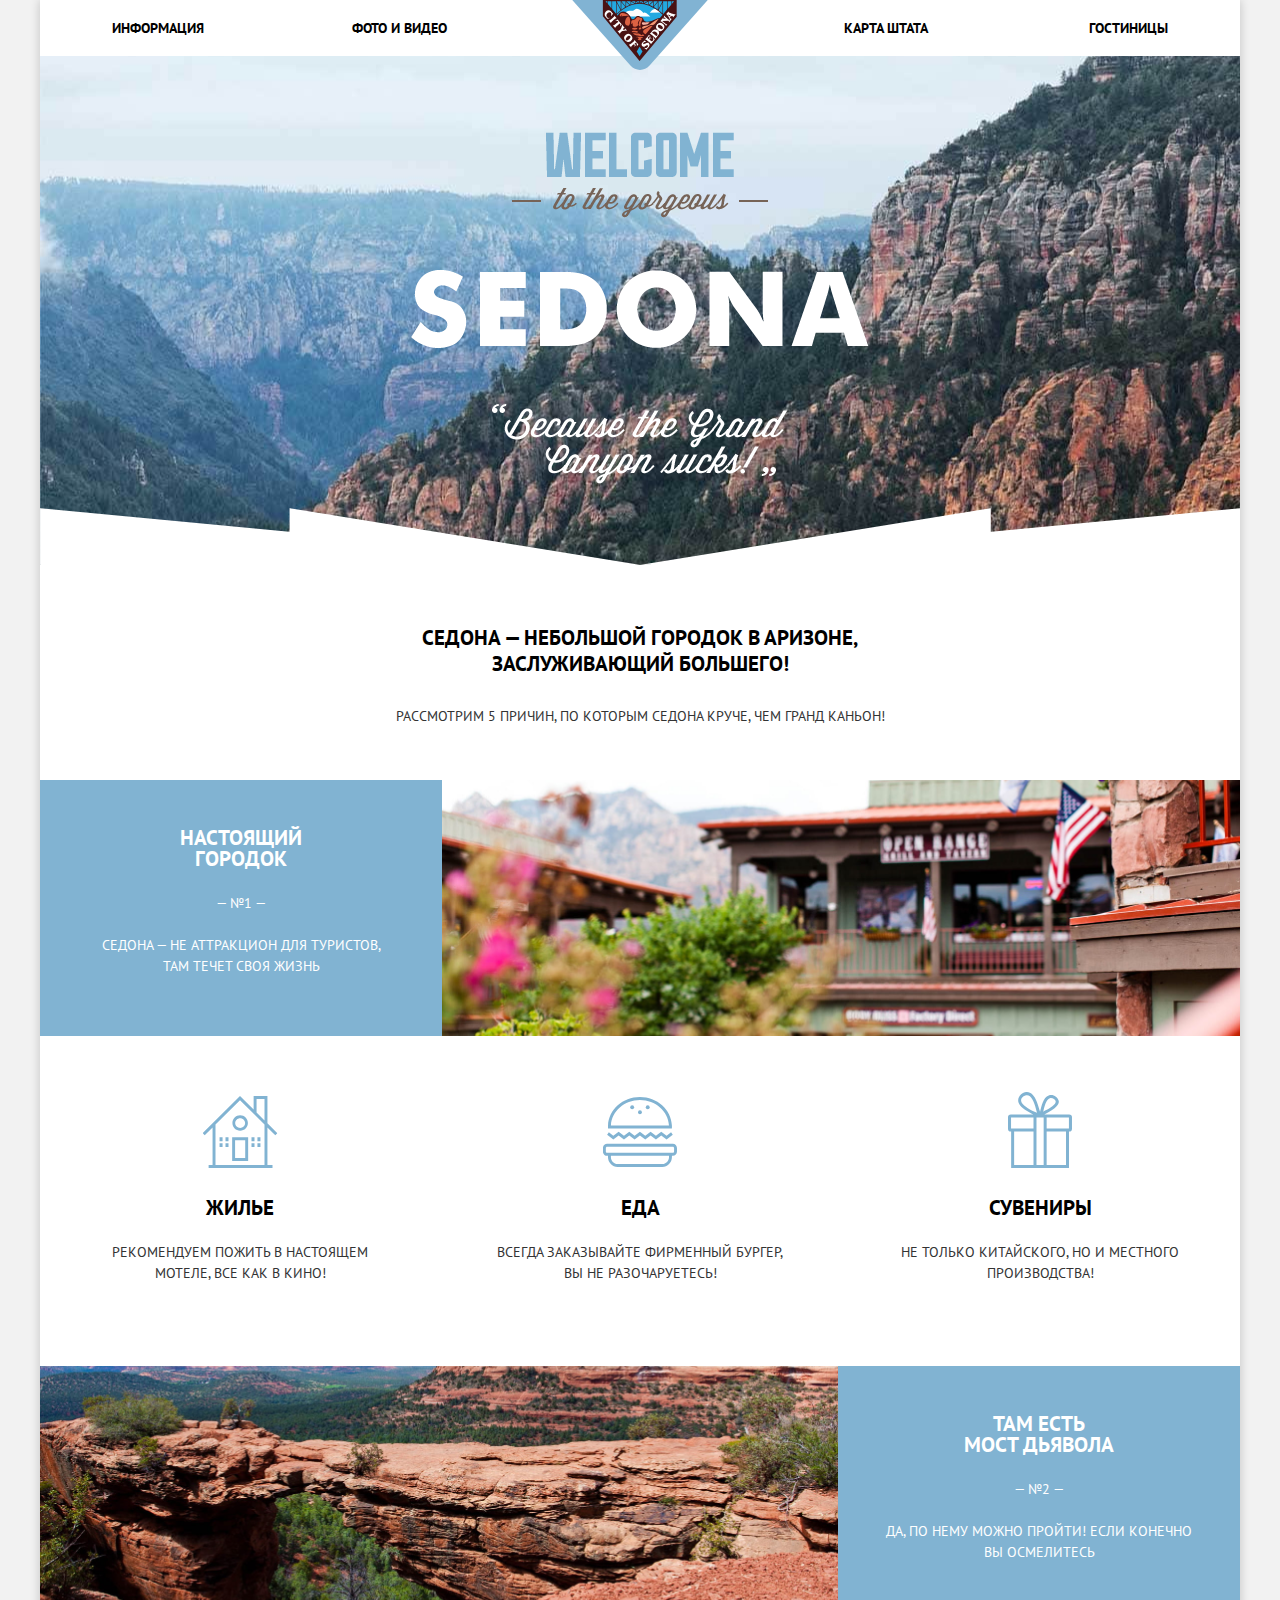
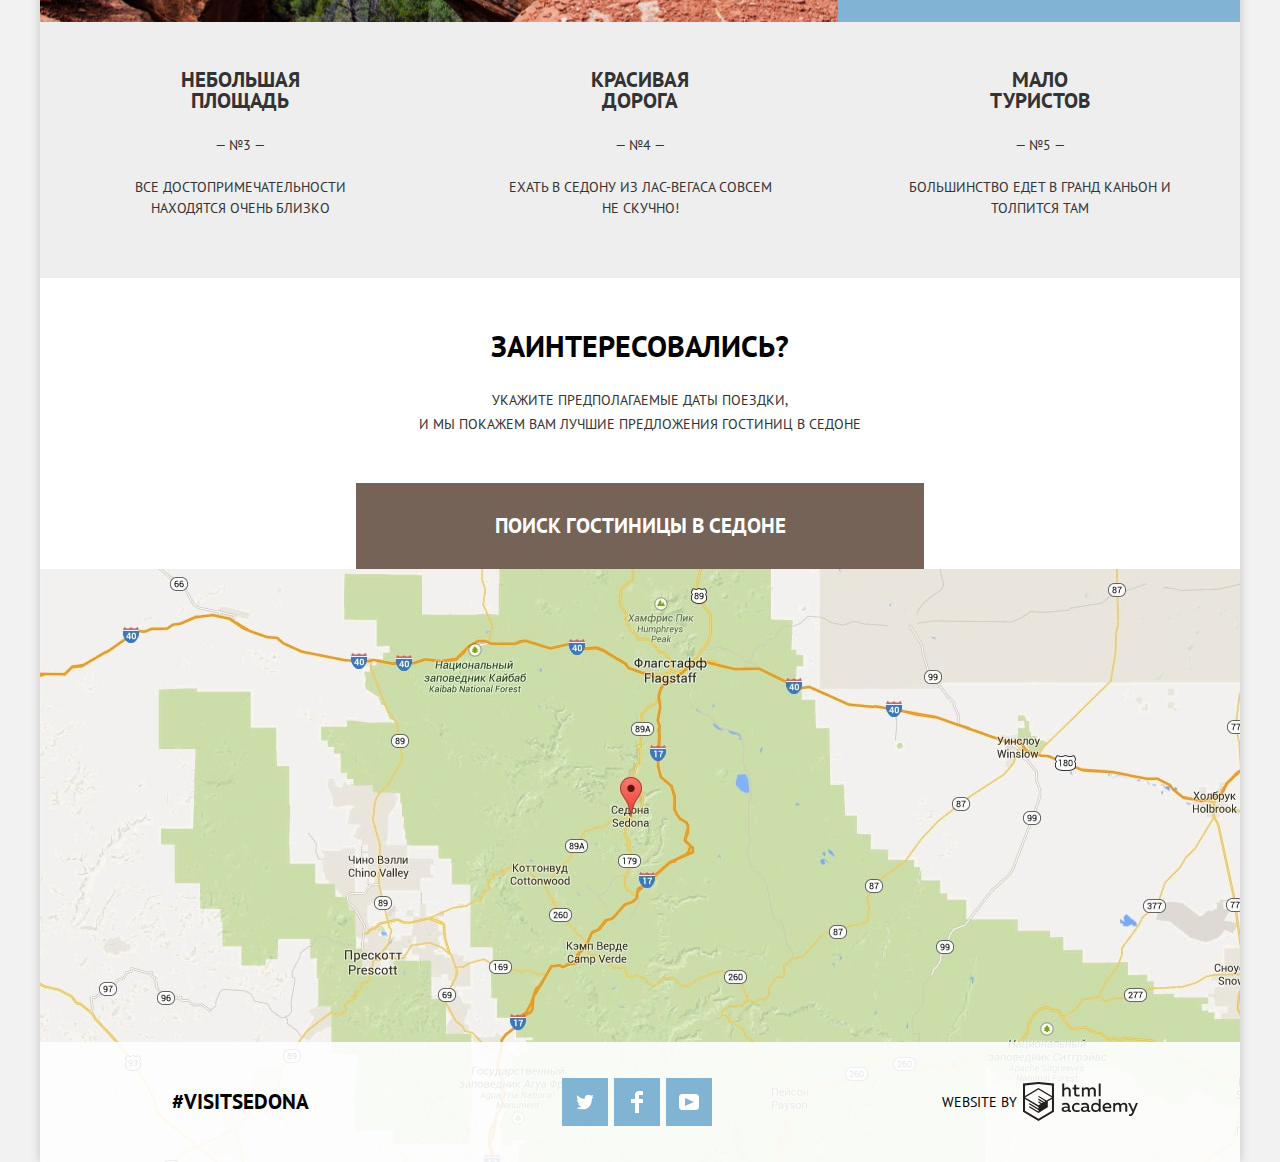
<file: index.html>
<!DOCTYPE html>
<html lang="ru">
	<head>
		<meta charset="utf-8">
		<title>HTML Academy: Седона</title>
		<link rel="stylesheet" type="text/css" href="css/normalize.css">
		<link rel="stylesheet" type="text/css" href="css/style-min.css">
		<link href="https://fonts.googleapis.com/css?family=PT+Sans:400,700&amp;subset=latin,cyrillic" rel="stylesheet">
	</head>
	<body>
		<header class="header-main">
			<nav class="navigation-main">
				<a class="logo-main"><img src="img/logo.svg" width="138" height="70" alt="sedona"></a>
				
				<ul class="navigation-site">
					<li><a href="#">Информация</a></li>
					<li><a href="#">Фото и видео</a></li>
					<li><a href="#">Карта штата</a></li>
					<li><a href="hotels.html">Гостиницы</a></li>
				</ul>
			</nav>
		</header>

		<main>
			<section class="intro">
				<h2 class="visually-hidden">Седона</h2>
				<img src="img/intro-welcome.png" width="188" height="45" alt="Welcome to the gorgeous">
				<img src="img/intro-to_the_gorgeous.png" width="256" height="30" alt="to the gorgeous">
				<img src="img/intro-sedona.png" width="458" height="78" alt="Sedona">
				<img src="img/intro-because.png" width="296" height="80" alt="Because the Grand Canyon sucks!">
			</section>
		
			<section class="features">
				<div class="features__head wrapper">
				 	<h1>Седона &mdash; небольшой городок в Аризоне,<br>
				 		заслуживающий большего!</h1>
				 	<p>Рассмотрим 5 причин, по которым Седона круче, чем Гранд Каньон!</p>
				</div>

				<div class="features__item">
				 	<div  class="features__title features__title_blue col-x1">
				 		<h2>Настоящий <br> городок</h2>
				 		<p>&mdash; №1 &mdash;</p>
				 		<p>Седона &mdash; не аттракцион для туристов, <br> там течет своя жизнь</p>
				 	</div>
				 	<div class="features__img col-x2">
				 		<!--<img src="img/features1.jpg" width="100%" height="auto" alt="Улица города">-->
				 	</div>
				</div>

				<div class="features__item">
				 	<div class="features__title features__title_white col-x1">
				 		<!--<img src="img/features2-1.svg" width="75" height="72" alt="">-->
				 		<h2>Жилье</h2>
				 		<p>Рекомендуем пожить в настоящем <br> мотеле, все как в кино!</p>
				 	</div>
				 	<div class="features__title features__title_white col-x1">
				 		<!--<img src="img/features2-2.svg" width="74" height="70" alt="">-->
				 		<h2>Еда</h2>
				 		<p>Всегда заказывайте фирменный бургер, <br> вы не разочаруетесь!</p>
				 	</div>
				 	<div class="features__title features__title_white col-x1">
				 		<!--<img src="img/features2-3.svg" width="64" height="76" alt="">-->
				 		<h2>Сувениры</h2>
				 		<p>Не только китайского, но и местного <br> производства!</p>
				 	</div>
				</div>

				<div class="features__item">
					<div class="features__img col-x2">
						<!--<img src="img/features3.jpg" width="100%" height="auto" alt="Мост дьявола">-->
					</div>
				 	<div class="features__title features__title_blue col-x1">
				 		<h2>Там есть <br> мост дьявола</h2>
				 		<p>&mdash; №2 &mdash;</p>
				 		<p>Да, по нему можно пройти! Если конечно вы осмелитесь</p>
				 	</div>
				</div>
				
				<div class="features__item features__item_grey">
				 	<div class="features__title features__title_grey col-x1">
				 		<h2>Небольшая <br> площадь</h2>
				 		<p>&mdash; №3 &mdash;</p>
				 		<p>Все достопримечательности <br> находятся очень близко</p>
				 	</div>
				 	<div class="features__title features__title_grey col-x1">
				 		<h2>Красивая <br> дорога</h2>
				 		<p>&mdash; №4 &mdash;</p>
				 		<p>Ехать в Седону из Лас-Вегаса совсем <br> не скучно!</p>
				 	</div>
				 	<div class="features__title features__title_grey col-x1">
				 		<h2>Мало <br> туристов</h2>
				 		<p>&mdash; №5 &mdash;</p>
				 		<p>Большинство едет в гранд каньон и <br> толпится там</p>
				 	</div>
				</div>
				
			</section>

			<section class="search-form-title">
				<h2 class="visually-hidden">Поиск гостиниц в Седоне</h2>
				<div class="wrapper">
					<b>Заинтересовались?</b>
					<p>Укажите предполагаемые даты поездки,<br>
					и мы покажем вам лучшие предложения гостиниц в седоне</p>
				</div>
				
				<a class="btn btn-search-form" href="#">Поиск гостиницы в Седоне</a>
				
			</section>

			<section class="search-form-container">
				<div class="search-form">
					<h2 class="visually-hidden">Форма поиска гостиниц в Седоне</h2>
					<form method="get" action="https://echo.htmlacademy.ru">
						<fieldset class="search-form__data">
							<div class="search-form-wrapper">
								<label for="data-begin">Дата заезда:</label>
								<p class="search-form__input">
									<input type="text" id="data-begin" name="data-begin" value="24 апреля 2017">
									<button type="button" value="data-begin" name="btn-data-begin" class="search-form__btn-calendar"><span class="visually-hidden">Календарь</span></button>
								</p>
							</div>
							
							<div class="search-form-wrapper">
								<label for="data-end">Дата выезда:</label>
								<p class="search-form__input">
									<input type="text" id="data-end" name="data-end" value="4 июля 2017">
									<button type="button" value="data-end" name="btn-data-end" class="search-form__btn-calendar"><span class="visually-hidden">Календарь</span></button>
								</p>
							</div>
							
						</fieldset>

						<fieldset class="search-form__passenger">
							<div class="search-form-wrapper">
								<label for="adult">Взрослые:</label>
								<p class="search-form__input">
									<button type="button" value="adult" name="btn-adult-less" class="search-form__btn-passenger search-form__btn-passenger_less">
										<span class="visually-hidden">Уменьшить взрослых</span>
									</button>
									<input type="text" id="adult" name="adult" value="2" pattern="^[ 0-9]+$">
									<button type="button" value="adult" name="btn-adult-more" class="search-form__btn-passenger search-form__btn-passenger_more">
										<span class="visually-hidden">Увеличить взрослых</span>
									</button>
								</p>
								<label for="child">Дети:</label>
								<p class="search-form__input">
									<button type="button" value="child" name="btn-child-less" class="search-form__btn-passenger search-form__btn-passenger_less">
										<span class="visually-hidden">Уменьшить детей</span>
									</button>
									<input type="text" id="child" name="child" value="0" pattern="^[ 0-9]+$">
									<button type="button" value="child" name="btn-child-more" class="search-form__btn-passenger search-form__btn-passenger_more">
										<span class="visually-hidden">Увеличить детей</span>
									</button>
								</p>
							</div>
						</fieldset>
						<button class="btn btn-form" type="submit">Найти</button>
					</form>
				</div>
			</section>

			<section class="map">
				<h2 class="visually-hidden">Карта города Седоны и его окрестностей</h2>				
				<div class="map-img" title="Карта Седоны">
					<iframe src="https://www.google.com/maps/embed?pb=!1m18!1m12!1m3!1d209549.0634947392!2d-111.90508801948403!3d34.851098169123105!2m3!1f0!2f0!3f0!3m2!1i1024!2i768!4f13.1!3m3!1m2!1s0x872da132f942b00d%3A0x5548c523fa6c8efd!2z0KHQtdC00L7QvdCwLCDQkNGA0LjQt9C-0L3QsCA4NjMzNiwg0KHQqNCQ!5e0!3m2!1sru!2sru!4v1502454546618" width="1200" height="593" allowfullscreen></iframe>
				</div>
			</section>
		</main>
		
		<footer class="footer-main">
			<div class="footer-container footer-index">
				<div class="footer-hashtag">
					<p>#VisitSedona</p>
				</div>

				<div class="footer-socials">
					<a class="btn socials-btn socials-btn-tw" href="#" title="Twitter"><span class="visually-hidden">Twitter</span></a>
					<a class="btn socials-btn socials-btn-fb" href="#" title="Facebook"><span class="visually-hidden">Facebook</span></a>
					<a class="btn socials-btn socials-btn-yt" href="#" title="Youtube"><span class="visually-hidden">Youtube</span></a>
				</div>

				<div class="footer-copyright">
					<p>website by</p>
					<a href="https://htmlacademy.ru/intensive/htmlcss" target="_blank" title="HTML Academy">
						<!--<img src="img/logo-htmlacademy.svg" width="115" height="41" alt="HTML Academy">-->
					</a>
				</div>
			</div>
			
		</footer>

		<script src="js/search-form-min.js"></script>
		
	</body>
</html>
</file>
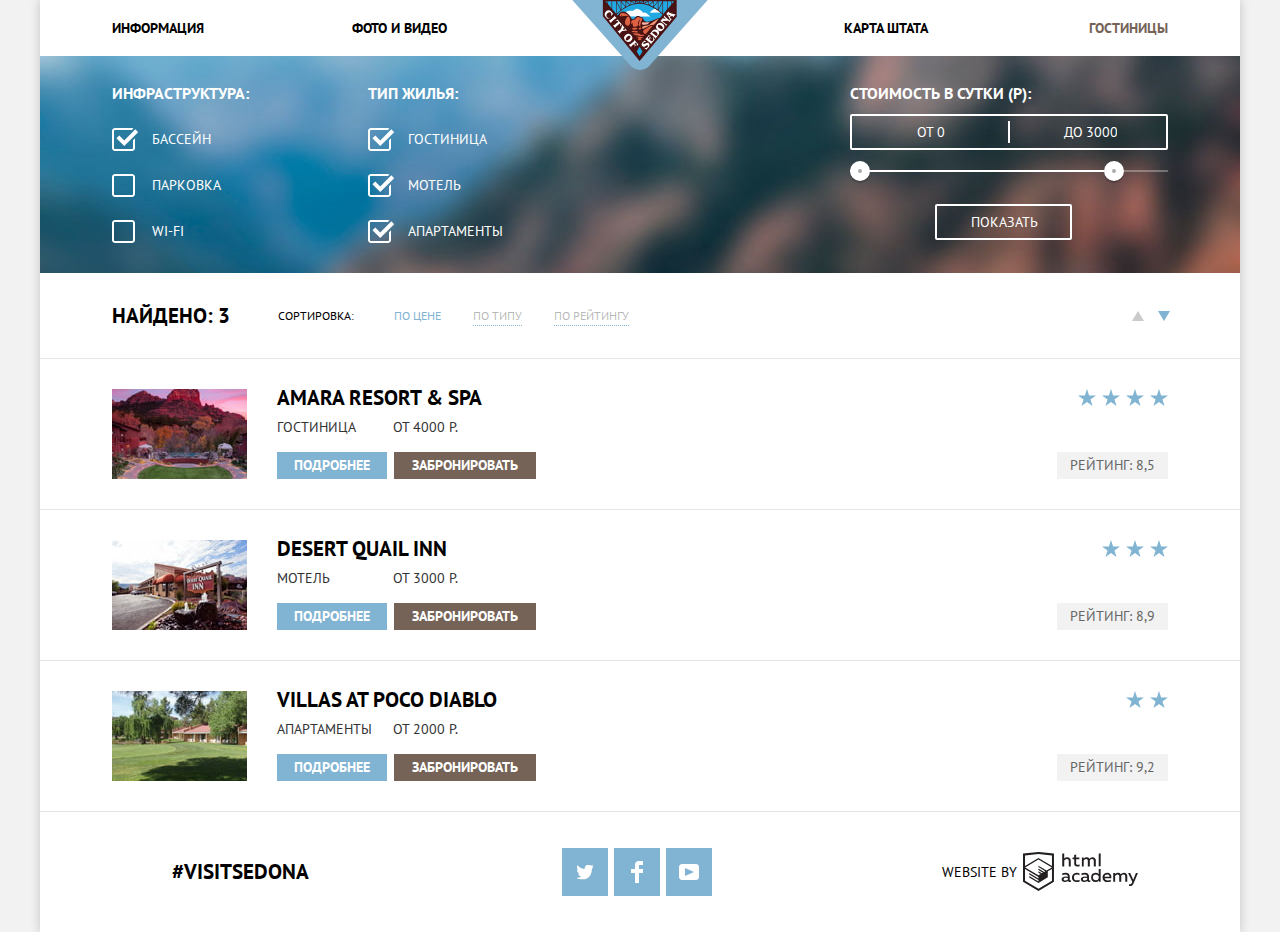
<file: hotels.html>
<!DOCTYPE html>
<html lang="ru">
	<head>
		<meta charset="utf-8">
		<title>HTML Academy: Седона</title>
		<link rel="stylesheet" type="text/css" href="css/normalize.css">
		<link rel="stylesheet" type="text/css" href="css/style-min.css">
		<link href="https://fonts.googleapis.com/css?family=PT+Sans:400,700&amp;subset=latin,cyrillic" rel="stylesheet">
	</head>
	<body>
		<header class="header-main">
			<nav class="navigation-main">
				<a href="index.html" class="logo-main"><img src="img/logo.svg" width="138" height="70" alt="На главную"></a>
				
				<ul class="navigation-site">
					<li><a href="#">Информация</a></li>
					<li><a href="#">Фото и видео</a></li>
					<li><a href="#">Карта штата</a></li>
					<li class="navigation-site_active"><a>Гостиницы</a></li>
				</ul>
			</nav>
		</header>

		<main>
			<section class="filters">
				<h2 class="visually-hidden">Фильтры поиска гостиниц в Седоне</h2>
				<form action="https://echo.htmlacademy.ru" class="wrapper">
					
					<fieldset class="filters__infrastructure">
						<legend class="filters__title">Инфраструктура:</legend>						
							<input class="visually-hidden" type="checkbox" id="pool" name="pool" checked>
							<label for="pool">Бассейн</label>

							<input class="visually-hidden" type="checkbox" id="parking-area" name="parking-area">
							<label for="parking-area">Парковка</label>
							
							<input class="visually-hidden" type="checkbox" id="wi-fi" name="wi-fi">
							<label for="wi-fi">Wi-Fi</label>
					</fieldset>

					<fieldset class="filters__type-hotel">
						<legend class="filters__title">Тип жилья:</legend>
							<input class="visually-hidden" type="checkbox" id="hotel" name="hotel" checked> 
							<label for="hotel">Гостиница</label>
						
							<input class="visually-hidden" type="checkbox" id="motel" name="motel" checked> 
							<label for="motel">Мотель</label>
							
							<input class="visually-hidden" type="checkbox" id="apartments" name="apartments" checked> 
							<label for="apartments">Апартаменты</label>
					</fieldset>

					<fieldset  class="filters__price">
						<legend class="filters__title">Стоимость в сутки (Р):</legend>

						<div class="filters__price-input">
							<div class="filters__price-wrapper">
								<label class="price-min" for="price-min">от </label>
								<input type="text" name="price-min" id="price-min" value="0" pattern="^[ 0-9]+$">
							</div>
							<div class="filters__price-wrapper">
								<label class="price-max" for="price-max">до </label>
								<input type="text" name="price-max" id="price-max" value="3000" pattern="^[ 0-9]+$">
							</div>
						</div>
						<div class="filter__range">
							<div class="filter__range-scale">
								<div class="filter__range-bar"></div>
							</div>
							<div class="filter__range-toggle filter__range-toggle_min"></div>
							<div class="filter__range-toggle filter__range-toggle_max"></div>
						</div>
						
						<!--
						<p class="filter__price">
							<input type="text" name="price-min" placeholder="от 0" pattern="^[ 0-9]+$">
							<input type="text" name="price-max" placeholder="до 3000" pattern="^[ 0-9]+$">
						</p>
						<p class="filter__range">
							<input type="range" value="0">
							<input type="range" value="3000">
						</p>-->
						<button class="btn btn-filter" type="submit">Показать</button>
					</fieldset>
					
				</form>
			</section>
		
			<section class="sorting">
				<div class="wrapper">
					<h2>Найдено: <span>3</span></h2>

					<div class="sorting__filters">
						<h3>Сортировка:</h3>
						<a class="btn-sort btn-sort_active" href="#">по цене</a>
						<a class="btn-sort" href="#">по типу</a>
						<a class="btn-sort" href="#">по рейтингу</a>
					</div>
					<div class="sorting__dir">
						<a class="btn-sort-dir" href="#"><span class="visually-hidden">сортировать по возрастанию</span></a>
						<a class="btn-sort-dir btn-sort-dir_active" href="#"><span class="visually-hidden">сортировать по убыванию</span></a>
					</div>
				</div>
			</section>

			<section class="hotels">				
					<h2 class="visually-hidden">Результат поиска гостиниц в Седоне</h2>

					<article class="hotels__item">
						<div class="wrapper">
							<img src="img/hotel1.jpg" width="135" height="90" alt="Amara Resort & Spa">
							<div>
								<h3 class="hotels__name"><a href="#">Amara Resort &amp; Spa</a></h3>
								<p class="hotels__type-price">
									<span>Гостиница</span>
									<span>от 4000 р.</span>
								</p>
								<a class="btn btn-more" href="#">Подробнее</a>
								<a class="btn btn-reservation" href="#">Забронировать</a>
							</div>
							<div class="hotel__ratings">
								<p class="hotel__stars">
									<span class="visually-hidden">4 звезды</span>
									<span></span>
									<span></span>
									<span></span>
									<span></span>
								</p>
								<p class="hotel__rating">Рейтинг: 8,5</p>
							</div>
						</div>
					</article>

					<article class="hotels__item">
						<div class="wrapper">
							<img src="img/hotel2.jpg" width="135" height="90" alt="Desert Quail Inn">
							<div>
								<h3 class="hotels__name"><a href="#">Desert Quail Inn</a></h3>
								<p class="hotels__type-price">
									<span>Мотель</span>
									<span>от 3000 р.</span>
								</p>
								<a class="btn btn-more" href="#">Подробнее</a>
								<a class="btn btn-reservation" href="#">Забронировать</a>
							</div>
							<div class="hotel__ratings">
								<p class="hotel__stars">
									<span class="visually-hidden">3 звезды</span>
									<span></span>
									<span></span>
									<span></span>
								</p>
								<p class="hotel__rating">Рейтинг: 8,9</p>
							</div>
						</div>
					</article>

					<article class="hotels__item">
						<div class="wrapper">
							<img src="img/hotel3.jpg" width="135" height="90" alt="Villas at Poco Diablo">
							<div>
								<h3 class="hotels__name"><a href="#">Villas at Poco Diablo</a></h3>
								<p class="hotels__type-price">
									<span>Апартаменты</span>
									<span>от 2000 р.</span>
								</p>
								<a class="btn btn-more" href="#">Подробнее</a>
								<a class="btn btn-reservation" href="#">Забронировать</a>
							</div>
							<div class="hotel__ratings">
								<p class="hotel__stars">
									<span class="visually-hidden">2 звезды</span>
									<span></span>
									<span></span>
								</p>
								<p class="hotel__rating">Рейтинг: 9,2</p>
							</div>
						</div>	
					</article>

			</section>

		<footer class="footer-main">
			<div class="footer-container">
				<div class="footer-hashtag">
					<p>#VisitSedona</p>
				</div>

				<div class="footer-socials">
					<a class="btn socials-btn socials-btn-tw" href="#" title="Twitter"><span class="visually-hidden">Twitter</span></a>
					<a class="btn socials-btn socials-btn-fb" href="#" title="Facebook"><span class="visually-hidden">Facebook</span></a>
					<a class="btn socials-btn socials-btn-yt" href="#" title="Youtube"><span class="visually-hidden">Youtube</span></a>
				</div>

				<div class="footer-copyright">
					<p>website by</p>
					<a href="https://htmlacademy.ru/intensive/htmlcss" target="_blank" title="HTML Academy">
						<!--<img src="img/logo-htmlacademy.svg" width="115" height="41" alt="HTML Academy">-->
					</a>
				</div>
			</div>
		</footer>

		</main>
	</body>
</html>
</file>
<file: css/style-min.css>
.features__title_white::before,.logo-main{-webkit-transform:translate(-50%);-ms-transform:translate(-50%);left:50%}.header-main,.navigation-main,main{background-color:#fff}.btn-search-form,a{text-decoration:none}.btn-form,.search-form input,.search-form-title b,body{font-family:'PT Sans',Arial,sans-serif;text-transform:uppercase}.btn-filter,.btn-form,.search-form input,.search-form-title b,body{text-transform:uppercase}body{position:relative;margin:0 auto;max-width:1200px;min-width:768px;font-weight:400;font-size:14px;line-height:26px;text-align:center;color:#000;-webkit-box-shadow:0 0 10px 0 rgba(0,0,0,.2);box-shadow:0 0 10px 0 rgba(0,0,0,.2);background-color:#f2f2f2}img{width:100%;height:auto}.visually-hidden:not(:focus):not(:active),input[type=checkbox].visually-hidden,input[type=radio].visually-hidden{position:absolute;width:1px;height:1px;margin:-1px;border:0;padding:0;white-space:nowrap;-webkit-clip-path:inset(100%);clip-path:inset(100%);clip:rect(0 0 0 0);overflow:hidden}.wrapper{margin:0 6%}.btn{cursor:pointer}.navigation-main{position:relative;color:#000}.logo-main{position:absolute;top:0;z-index:999;transform:translate(-50%)}.logo-main:focus{outline:dotted thin;outline:-webkit-focus-ring-color auto 5px}.logo-main img{width:138px;height:70px}.navigation-site{display:-webkit-box;display:-ms-flexbox;display:flex;-ms-flex-wrap:wrap;flex-wrap:wrap;-webkit-box-pack:start;-ms-flex-pack:start;justify-content:flex-start;-webkit-box-align:center;-ms-flex-align:center;align-items:center;margin:0;padding:0}.navigation-site li{padding:15px 0;width:20%;list-style:none}.navigation-site li:nth-child(4n-3){margin-left:6%}.navigation-site li:nth-child(4n+4){margin-right:6%}.navigation-site li:nth-child(4n+2){margin-right:auto}.navigation-site li:nth-child(4n+2),.navigation-site li:nth-child(4n-3){text-align:left}.navigation-site li:nth-child(4n+3),.navigation-site li:nth-child(4n+4){text-align:right}.navigation-site a{font-weight:700;color:#000}.navigation-site a:focus,.navigation-site a:hover{color:#81b3d2}.navigation-site a:active{color:#000;opacity:.3}.navigation-site_active a,.navigation-site_active a:active,.navigation-site_active a:hover{color:#766357;opacity:1}.features,.intro{color:#000;position:relative;z-index:20}.intro{padding-top:76px;padding-bottom:81px;background:url(../img/intro-border.png) 50% 100% no-repeat,url(../img/intro-bg.jpg) 0 21% no-repeat #b6d0e4;background-size:100%,cover}.intro img{display:block;margin:0 auto}.intro img:nth-child(2){margin-bottom:11px;width:188px;height:45px}.intro img:nth-child(3){margin-bottom:52px;width:256px;height:30px}.intro img:nth-child(4){margin-bottom:56px;width:458px;height:78px}.intro img:nth-child(5){width:296px;height:80px}.features{background-color:#fff}.features__head{padding-top:60px;padding-bottom:51px}.features__head h1{margin:0 0 26px;font-weight:700;font-size:21px;line-height:26px}.features__head p{margin:0;color:#333}.features__item{display:-webkit-box;display:-ms-flexbox;display:flex}.col-x1{width:33%;-webkit-box-flex:1;-ms-flex-positive:1;flex-grow:1}.col-x2{width:66%;-webkit-box-flex:1;-ms-flex-positive:1;flex-grow:1}.features__title{position:relative;padding-top:47px;padding-bottom:38px}.features__title h2{margin:0 0 24px;padding-left:25%;padding-right:25%;font-weight:700;font-size:21px;line-height:21px}.features__title p{margin:0 0 21px;padding-left:10%;padding-right:10%;font-weight:400;font-size:14px;line-height:21px}.features__title_blue{color:#fff;background-color:#81b3d2}.features__title_white{padding-top:161px;padding-bottom:61px;margin:0;color:#000;background-color:#fff}.features__title_white p{color:#333}.features__title_white::before{content:"";position:absolute;color:#fff;transform:translate(-50%)}.features__title_white:nth-child(1)::before{top:60px;width:75px;height:72px;background-color:#fff;background-image:url(../img/icon-features-2_1.svg);background-repeat:no-repeat;background-position:0 0}.features__title_white:nth-child(2)::before{top:61px;width:74px;height:70px;background-color:#fff;background-image:url(../img/icon-features-2_2.svg);background-repeat:no-repeat;background-position:0 0}.features__title_white:nth-child(3)::before{top:56px;width:64px;height:76px;background:url(../img/icon-features-2_3.svg) no-repeat #fff}.features__item_grey,.features__title_grey{color:#000;background-color:#eee}.features__title_grey{color:#333}.features__item:nth-child(2) .features__img{background:url(../img/features1.jpg) 0 54% no-repeat #b6d0e4;background-size:cover}.features__item:nth-child(4) .features__img{background:url(../img/features3.jpg) 0 53% no-repeat #b6d0e4;background-size:cover}.search-form-title{position:relative;margin:0;padding-top:50px;z-index:20;color:#000;background-color:#fff}.search-form-title b{display:block;margin:0 0 24px;font-weight:700;font-size:30px;line-height:36px}.search-form-title p{margin:0 0 47px;font-size:14px;line-height:24px;color:#333}.btn-search-form{display:block;margin:0 auto;padding:30px 0;width:568px;font-weight:700;font-size:21px;line-height:26px;color:#fff;text-align:center;background-color:#766357}.btn-search-form:focus,.btn-search-form:hover{background-color:#604e43}.btn-search-form:active{color:rgba(255,255,255,.3);background-color:#503e33}.search-form-container{position:relative;margin:0;padding:0}.search-form{position:absolute;top:0;left:50%;-webkit-transform:translate(-50%);-ms-transform:translate(-50%);transform:translate(-50%);width:568px;height:395px;-webkit-box-sizing:border-box;box-sizing:border-box;z-index:10;background-color:#fff;padding:55px}.search-form-hide{display:none}.search-form-show{display:block;-webkit-animation:bounce .6s;animation:bounce .6s}.search-form-error{-webkit-animation:shake .6s;animation:shake .6s}.search-form-wrapper{display:-webkit-box;display:-ms-flexbox;display:flex;-webkit-box-align:center;-ms-flex-align:center;align-items:center;margin-bottom:29px}.search-form fieldset{margin:0;padding:0;border:none}.search-form label{width:112px;font-weight:700;text-align:left}.search-form input{height:38px;-webkit-box-sizing:border-box;box-sizing:border-box;font-weight:700;font-size:14px;line-height:26px;text-align:left;background-color:#f2f2f2;border:none}.btn-form,.footer-hashtag{font-size:21px;line-height:26px;font-weight:700}.search-form input:hover{background-color:#ebebeb}.search-form input:focus{background-color:#fff;-webkit-box-shadow:0 0 0 2px #f2f2f2 inset;box-shadow:0 0 0 2px #f2f2f2 inset}.search-form .search-form__data{margin-bottom:1px}.search-form__input{position:relative;margin:0;padding:0}.search-form__data input{padding:4px 36px 4px 11px;display:inline-block;width:346px;vertical-align:top}.search-form__btn-calendar{position:absolute;top:2px;right:3px;width:34px;height:34px;background:url(../img/calendar.svg) 7px 6px no-repeat #f2f2f2;border:0}.search-form__btn-calendar:focus,.search-form__btn-calendar:hover{background:url(../img/calendar_hover.svg) 7px 6px no-repeat #f2f2f2}.search-form__btn-calendar:active{background:url(../img/calendar_active.svg) 7px 6px no-repeat #f2f2f2}.search-form input:hover+.search-form__btn-calendar{background-color:#ebebeb}.search-form input:focus+.search-form__btn-calendar{background-color:#fff}.search-form__passenger label:nth-child(3){margin-left:auto;width:64px}.search-form__passenger input{-webkit-box-sizing:border-box;box-sizing:border-box;padding:4px;width:38px;text-align:center}.search-form__passenger .search-form__input{display:-webkit-inline-box;display:-ms-inline-flexbox;display:inline-flex;-webkit-box-pack:center;-ms-flex-pack:center;justify-content:center;-webkit-box-align:start;-ms-flex-align:start;align-items:flex-start}.footer-container,.footer-socials{display:-webkit-box;display:-ms-flexbox;-webkit-box-direction:normal;-ms-flex-direction:row;-webkit-box-orient:horizontal}.search-form__btn-passenger{position:relative;width:38px;height:38px;border:0;background-color:#f2f2f2}.search-form__btn-passenger_less::before,.search-form__btn-passenger_more::before{content:"";position:absolute;width:11px;height:3px;top:50%;left:50%;-webkit-transform:translate(-50%,-50%);-ms-transform:translate(-50%,-50%);transform:translate(-50%,-50%);background-color:#a9a9a9}.search-form__btn-passenger_more::after,.socials-btn::before{top:50%;left:50%;-webkit-transform:translate(-50%,-50%);-ms-transform:translate(-50%,-50%);content:""}.search-form__btn-passenger_more::after{position:absolute;width:3px;height:11px;transform:translate(-50%,-50%);background-color:#a9a9a9}.search-form__btn-passenger_more:focus,.search-form__btn-passenger_more:hover{background-color:#ebebeb}.search-form__btn-passenger_more:focus::after,.search-form__btn-passenger_more:focus::before,.search-form__btn-passenger_more:hover::after,.search-form__btn-passenger_more:hover::before{background-color:#000}.search-form__btn-passenger_less:focus,.search-form__btn-passenger_less:hover{background-color:#ebebeb}.search-form__btn-passenger_less:focus::before,.search-form__btn-passenger_less:hover::before{background-color:#000}.btn-form,.search-form__btn-passenger_less:active::before,.search-form__btn-passenger_more:active::after,.search-form__btn-passenger_more:active::before{background-color:#81b3d2}.btn-form{padding:16px;margin-top:25px;width:100%;text-align:center;color:#fff;border:none}.btn-form:focus,.btn-form:hover{background-color:#669ec0}.btn-form:active{color:rgba(255,255,255,.3);background-color:#5496bd}.map-img{height:593px;width:100%;z-index:9;overflow:hidden;background-color:#f2f1ef;background-image:url(../img/map.jpg);background-repeat:no-repeat;background-position:50% 0;background-size:cover}.map-img iframe{height:593px;width:100%;border:none}.footer-main{position:relative}.footer-container{display:flex;flex-direction:row;-webkit-box-pack:center;-ms-flex-pack:center;justify-content:center;-webkit-box-align:center;-ms-flex-align:center;align-items:center;width:100%;height:120px;color:#000;background-color:#fff}.footer-index{position:absolute;bottom:0;background-color:rgba(254,254,254,.9)}.btn-more,.socials-btn{background-color:#81b3d2}.footer-main div{margin:0 auto;text-align:center}.footer-copyright p,.socials-btn{margin-right:6px}.footer-hashtag{width:33%;-webkit-box-flex:1;-ms-flex-positive:1;flex-grow:1}.footer-socials{display:flex;flex-direction:row;-webkit-box-pack:center;-ms-flex-pack:center;justify-content:center;-webkit-box-align:center;-ms-flex-align:center;align-items:center;width:33%;-webkit-box-flex:1;-ms-flex-positive:1;flex-grow:1}.filters form,.footer-copyright{display:-webkit-box;display:-ms-flexbox}.socials-btn{position:relative;width:46px;height:48px}.socials-btn:focus,.socials-btn:hover{background-color:#669ec0}.socials-btn:active{background-color:#5496bd}.socials-btn:active::before{opacity:.3}.socials-btn::before{position:absolute;transform:translate(-50%,-50%)}.socials-btn-tw::before{width:17px;height:15px;background-image:url(../img/icon-tw.svg)}.socials-btn-fb::before{width:12px;height:22px;background-image:url(../img/icon-fb.svg)}.socials-btn-yt::before{width:20px;height:16px;background-image:url(../img/icon-yt.svg)}.footer-copyright{display:flex;-webkit-box-orient:horizontal;-webkit-box-direction:normal;-ms-flex-direction:row;flex-direction:row;-webkit-box-pack:center;-ms-flex-pack:center;justify-content:center;-webkit-box-align:center;-ms-flex-align:center;align-items:center;width:33%;-webkit-box-flex:1;-ms-flex-positive:1;flex-grow:1}.filters .filters__price,.filters fieldset,.hotel__ratings,.hotels{-webkit-box-orient:vertical;-webkit-box-direction:normal}.footer-copyright a{position:relative;width:115px;height:41px}.footer-copyright a::before{content:"";position:absolute;top:0;left:0;width:115px;height:41px;background-image:url(../img/logo-htmlacademy.svg);background-repeat:no-repeat}.footer-copyright a:focus::before,.footer-copyright a:hover::before{background:url(../img/logo-htmlacademy_hover.svg) no-repeat}.footer-copyright a:active::before{background:url(../img/logo-htmlacademy_active.svg) no-repeat}.filters{padding:27px 0 9px;color:#fff;background:url(../img/filters-bg.jpg) 0 50% no-repeat #485359;background-size:cover}.filters form{display:flex}.filters fieldset{margin:0;padding:0;display:-webkit-box;display:-ms-flexbox;display:flex;-ms-flex-direction:column;flex-direction:column;text-align:left;border:none}.filters__title{margin-bottom:22px;font-size:16px;line-height:21px;font-weight:700}.filters .filters__infrastructure{width:150px;margin-right:10%}.filters .filters__type-hotel{width:150px}input[type=checkbox]+label{position:relative;margin-bottom:20px;padding-left:40px;display:block;cursor:pointer}input[type=checkbox]+label::before{content:"";position:absolute;top:2px;left:0;width:27px;height:23px;background-image:url(../img/checkbox-off.svg);background-repeat:no-repeat}input[type=checkbox]:checked+label::before{background-image:url(../img/checkbox-on.svg)}input[type=checkbox]:disabled+label::before{background-image:url(../img/checkbox-off_disabled.svg)}input[type=checkbox]:checked:disabled+label,input[type=checkbox]:disabled+label{color:#6a6a6a;cursor:auto}input[type=checkbox]:checked:disabled+label::before{background-image:url(../img/checkbox-on_disabled.svg)}input[type=checkbox]:focus+label{outline:dotted thin;outline:-webkit-focus-ring-color auto 5px}.filters .filters__price{margin-left:auto;display:-webkit-box;display:-ms-flexbox;display:flex;-ms-flex-direction:column;flex-direction:column;max-width:318px;min-width:222px;width:31%}.filters__price .filters__title{margin-bottom:10px}.filters__price-input{position:relative;margin-bottom:20px;display:-webkit-box;display:-ms-flexbox;display:flex;-webkit-box-align:center;-ms-flex-align:center;align-items:center;-webkit-box-pack:center;-ms-flex-pack:center;justify-content:center;height:32px;border:2px solid #fff;border-radius:2px;font-size:14px;line-height:21px}.filters__price-wrapper,.sorting .wrapper{display:-webkit-box;display:-ms-flexbox;-webkit-box-align:center}.filters__price-wrapper{display:flex;-ms-flex-align:center;align-items:center;-webkit-box-pack:center;-ms-flex-pack:center;justify-content:center;width:50%}.filters__price-input label{padding-top:3px;padding-bottom:3px;display:inline-block;color:inherit;font:inherit}.filters__price-input .price-min{padding-left:27px}.filters__price-input .price-max{padding-left:9px}.filters__price-input::before{content:"";position:absolute;top:50%;left:50%;width:2px;height:22px;background-color:#fff;-webkit-transform:translate(-50%,-50%);-ms-transform:translate(-50%,-50%);transform:translate(-50%,-50%)}.filters__price-input input{padding:3px;margin:0;display:inline-block;-webkit-box-sizing:border-box;box-sizing:border-box;width:37px;height:27px;color:inherit;font:inherit;vertical-align:top;background:0 0;border:none}.filter__range{position:relative}.filter__range .filter__range-scale{height:2px;background:rgba(255,255,255,.3)}.filter__range .filter__range-bar{width:80%;height:2px;background:#fff}.filter__range-toggle{position:absolute;top:-9px;width:4px;height:4px;background:#ababab;border:8px solid #fff;border-radius:50%;-webkit-box-shadow:0 2px 1px 0 rgba(0,1,1,.2);box-shadow:0 2px 1px 0 rgba(0,1,1,.2);cursor:pointer}.filter__range-toggle:hover{background:#1c4f80}.filter__range-toggle_min{left:0}.filter__range-toggle_max{left:80%}.btn-filter{display:block;font-family:'PT Sans',Arial,sans-serif;font-weight:400;font-size:14px;line-height:21px;color:#fff;background-color:transparent;border:2px solid #fff;border-radius:2px;margin:32px 96px 0 85px;padding:6px 34px 5px}.hotels,.sorting{background-color:#fff}.btn-filter:focus,.btn-filter:hover{color:#000;background-color:#fff}.sorting{padding-top:30px;padding-bottom:29px;color:#000;border-bottom:1px solid #e5e5e5}.sorting .wrapper{display:flex;-ms-flex-align:center;align-items:center}.hotels,.sorting__filters{display:-webkit-box;display:-ms-flexbox}.sorting h2{margin:0 48px 0 0;font-weight:700;font-size:21px;line-height:26px}.btn-sort,.sorting__filters h3{font-size:12px;line-height:18px}.sorting__filters{display:flex;-webkit-box-align:center;-ms-flex-align:center;align-items:center}.sorting__filters h3{margin:0 40px 0 0;font-weight:400}.btn-sort{margin-right:32px;border-bottom:1px dotted #81b3d2;color:rgba(0,0,0,.3)}.btn-sort:focus,.btn-sort:hover{color:#81b3d2}.btn-sort:active{color:#000;border-color:transparent}.btn-sort_active{color:#81b3d2;border-color:transparent}.sorting__dir{margin-left:auto}.btn-sort-dir{position:relative;margin-right:12px;margin-top:-5px;display:inline-block;width:10px;height:11px;vertical-align:middle}.btn-sort-dir:nth-child(2){margin-right:0}.btn-sort-dir::before{content:"";position:absolute;bottom:0;left:0;width:0;height:0;border:6px solid #cacaca;border-top-width:0;border-bottom-width:10px;border-color:#cacaca transparent}.btn-sort-dir:last-child::before{border-top-width:10px;border-bottom-width:0}.btn-sort-dir:focus::before,.btn-sort-dir:hover::before{border-color:#000 transparent}.btn-sort-dir:active::before,.btn-sort-dir_active::before{border-color:#81b3d2 transparent}.hotels{display:flex;-ms-flex-direction:column;flex-direction:column;text-align:left}.hotel__ratings,.hotels__item .wrapper,.hotels__type-price{display:-webkit-box;display:-ms-flexbox}.hotels__item{padding-top:25px;padding-bottom:30px;border-bottom:1px solid #e5e5e5}.hotels__item .wrapper{display:flex;-webkit-box-align:center;-ms-flex-align:center;align-items:center}.hotels__item img{margin-top:5px;margin-right:30px;width:135px;height:90px}.hotels__name{margin:0 0 6px;font-weight:700;font-size:21px;line-height:26px}.hotels__name a{color:#000}.hotels__name a:focus,.hotels__name a:hover{color:#81b3d2}.hotels__name a:active{color:#000;opacity:.3}.hotels__type-price{margin:0;display:flex;font-weight:400;font-size:14px;line-height:21px;color:#333}.btn-more,.btn-reservation{margin-top:14px;margin-right:3px;display:inline-block;font-weight:700;vertical-align:top;padding:3px;text-align:center;font-size:14px;line-height:21px}.hotels__type-price span{width:116px}.btn-more{width:104px;color:#fff}.btn-more:active,.btn-more:focus,.btn-more:hover{background-color:#669ec0}.btn-more:active{color:rgba(255,255,255,.3)}.btn-reservation{width:136px;color:#fff;background-color:#766357}.btn-reservation:focus,.btn-reservation:hover{background-color:#604e43}.btn-reservation:active{color:rgba(255,255,255,.3);background-color:#503e33}.hotel__ratings{margin-top:5px;margin-left:auto;-ms-flex-item-align:stretch;align-self:stretch;display:flex;-ms-flex-direction:column;flex-direction:column;-webkit-box-pack:justify;-ms-flex-pack:justify;justify-content:space-between;-webkit-box-align:end;-ms-flex-align:end;align-items:flex-end}.hotel__stars{margin:0;display:-webkit-box;display:-ms-flexbox;display:flex;-webkit-box-pack:end;-ms-flex-pack:end;justify-content:flex-end}.hotel__stars span{margin-right:6px;display:inline-block;vertical-align:top;width:18px;height:17px;background-image:url(../img/star.svg);background-repeat:no-repeat}.hotel__stars span:last-child{margin:0}.hotel__rating{margin:0;padding:3px;width:105px;text-align:center;font-size:14px;line-height:21px;color:#666;background-color:#f2f2f2}@-webkit-keyframes bounce{0%{-webkit-transform:translate(-50%,-100%);transform:translate(-50%,-100%)}70%{-webkit-transform:translate(-50%,30px);transform:translate(-50%,30px)}90%{-webkit-transform:translate(-50%,-10px);transform:translate(-50%,-10px)}100%{-webkit-transform:translate(-50%,0);transform:translate(-50%,0)}}@keyframes bounce{0%{-webkit-transform:translate(-50%,-100%);transform:translate(-50%,-100%)}70%{-webkit-transform:translate(-50%,30px);transform:translate(-50%,30px)}90%{-webkit-transform:translate(-50%,-10px);transform:translate(-50%,-10px)}100%{-webkit-transform:translate(-50%,0);transform:translate(-50%,0)}}@-webkit-keyframes shake{0%,100%{-webkit-transform:translate(-50%,0);transform:translate(-50%,0)}10%,30%,50%,70%,90%{-webkit-transform:translate(-52%,0);transform:translate(-52%,0)}20%,40%,60%,80%{-webkit-transform:translate(-48%,0);transform:translate(-48%,0)}}@keyframes shake{0%,100%{-webkit-transform:translate(-50%,0);transform:translate(-50%,0)}10%,30%,50%,70%,90%{-webkit-transform:translate(-52%,0);transform:translate(-52%,0)}20%,40%,60%,80%{-webkit-transform:translate(-48%,0);transform:translate(-48%,0)}}
</file>
